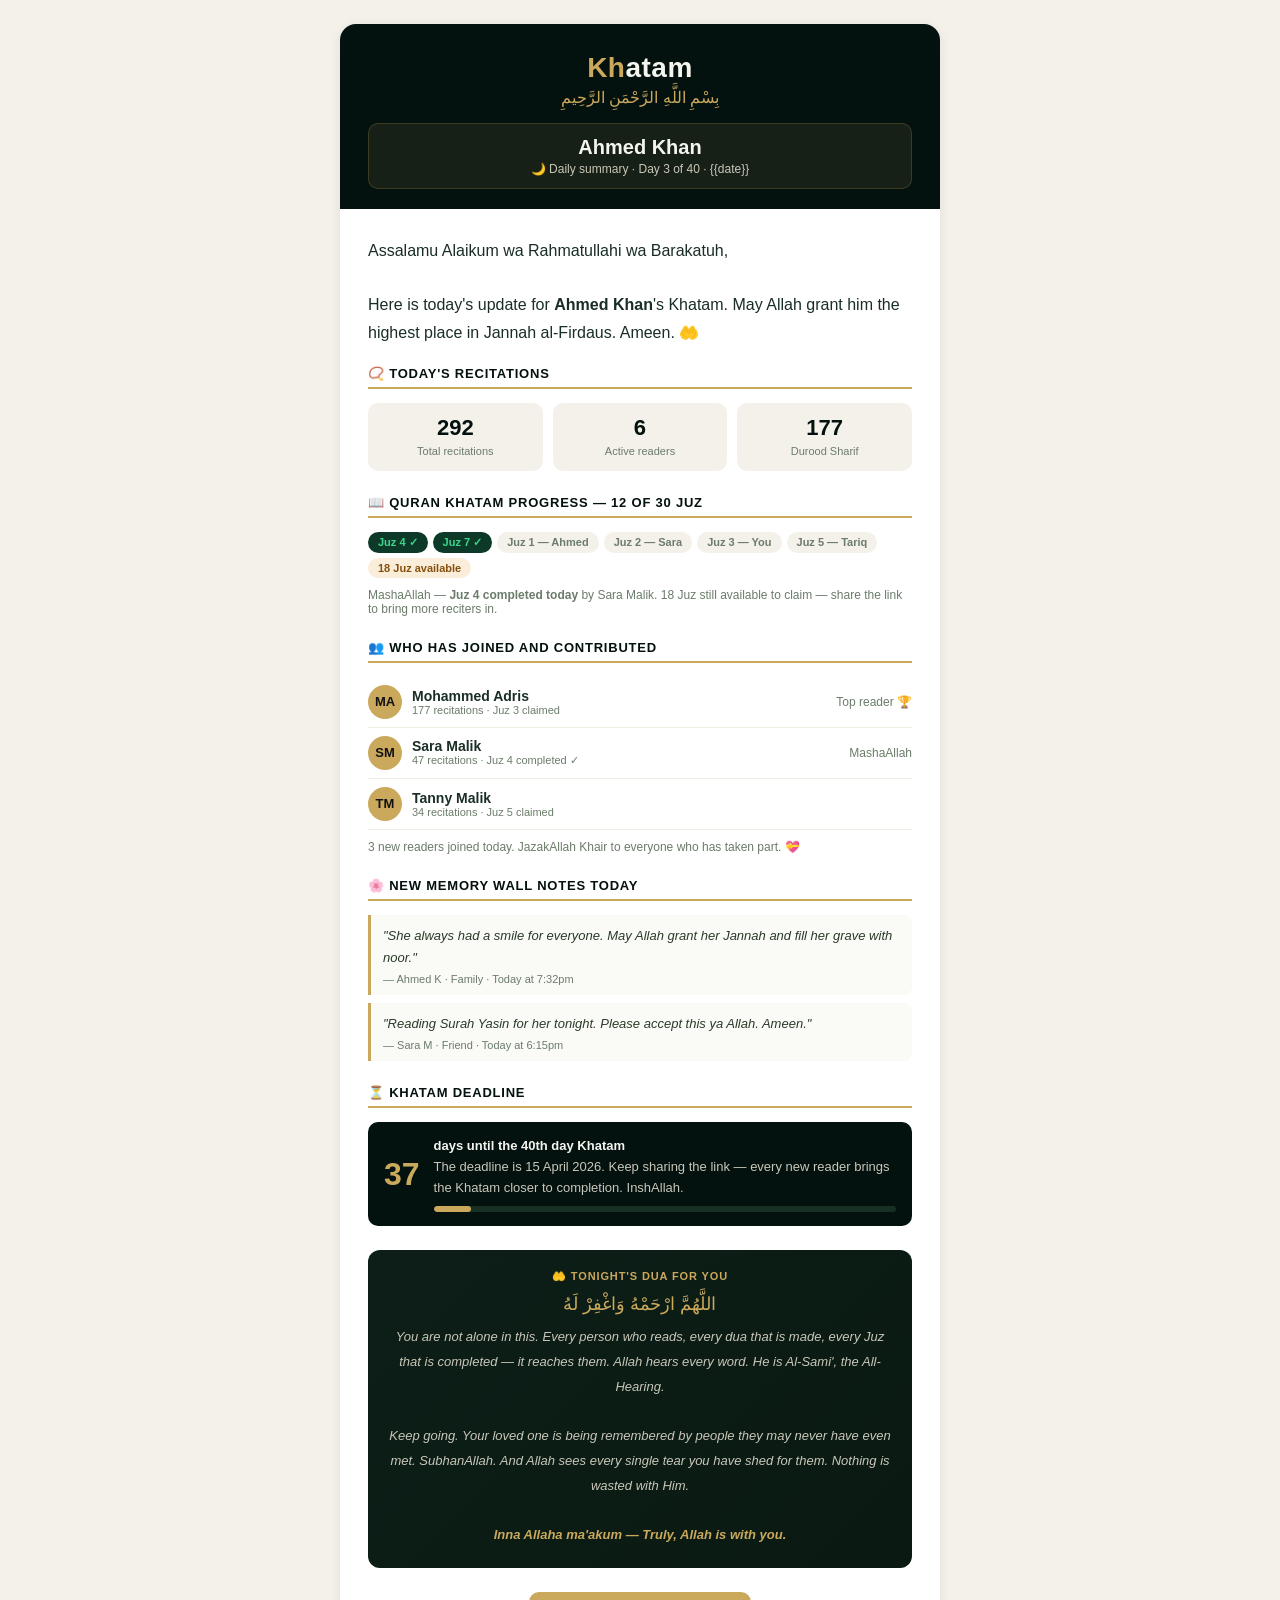
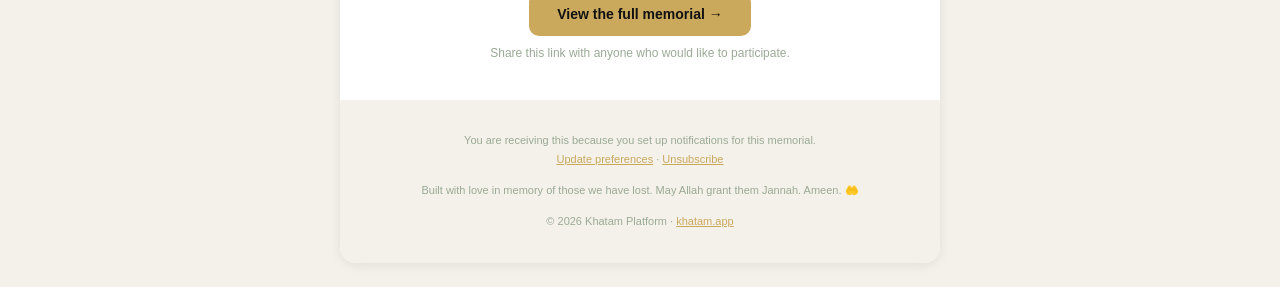
<file: Email summary template.html>
<!DOCTYPE html>
<html lang="en">
<head>
  <meta charset="UTF-8"/>
  <meta name="viewport" content="width=device-width,initial-scale=1.0"/>
  <title>Khatam Summary Email</title>
  <style>
    body{margin:0;padding:0;background:#f4f1ea;font-family:Arial,Helvetica,sans-serif;}
    .wrapper{max-width:600px;margin:0 auto;padding:24px 16px;}
    .card{background:#ffffff;border-radius:16px;overflow:hidden;box-shadow:0 2px 12px rgba(0,0,0,.08);}

    /* header */
    .header{background:#03110f;padding:28px 28px 20px;text-align:center;}
    .header-logo{font-size:28px;font-weight:bold;color:#caa85c;letter-spacing:.5px;margin-bottom:4px;}
    .header-logo span{color:#f5f5f0;}
    .header-bismillah{font-size:16px;color:#caa85c;margin:0;}
    .header-memorial{margin-top:16px;padding:12px 16px;background:rgba(202,168,92,.1);border:1px solid rgba(202,168,92,.2);border-radius:10px;}
    .header-memorial-name{font-size:20px;font-weight:bold;color:#f5f5f0;}
    .header-memorial-meta{font-size:12px;color:#c9c7b9;margin-top:3px;}

    /* body */
    .body{padding:28px;}
    .greeting{font-size:16px;color:#1a2e25;line-height:1.7;margin:0 0 20px;}

    /* stat section */
    .section{margin-bottom:24px;}
    .section-title{font-size:13px;font-weight:bold;color:#03110f;text-transform:uppercase;letter-spacing:.06em;border-bottom:2px solid #caa85c;padding-bottom:6px;margin-bottom:14px;}
    .stat-grid{display:grid;grid-template-columns:repeat(3,1fr);gap:10px;}
    .stat-box{background:#f4f1ea;border-radius:10px;padding:12px;text-align:center;}
    .stat-val{font-size:22px;font-weight:bold;color:#03110f;display:block;}
    .stat-lbl{font-size:11px;color:#6b7c6a;margin-top:2px;}

    /* juz row */
    .juz-row{display:flex;flex-wrap:wrap;gap:5px;margin-top:8px;}
    .juz-pill{display:inline-block;padding:4px 10px;border-radius:999px;font-size:11px;font-weight:bold;}
    .juz-done{background:#0d3a28;color:#3dd68c;}
    .juz-claimed{background:#f4f1ea;color:#6b7c6a;}
    .juz-free{background:#faeeda;color:#854f0b;}

    /* contributor row */
    .contrib-row{display:flex;align-items:center;gap:10px;padding:8px 0;border-bottom:1px solid #f0ece3;}
    .contrib-row:last-child{border-bottom:none;}
    .contrib-avatar{width:34px;height:34px;border-radius:50%;background:#caa85c;color:#111;display:flex;align-items:center;justify-content:center;font-size:13px;font-weight:bold;flex-shrink:0;}
    .contrib-name{font-size:14px;font-weight:bold;color:#1a2e25;}
    .contrib-count{font-size:12px;color:#6b7c6a;margin-left:auto;}

    /* memory note */
    .note-card{border-left:3px solid #caa85c;padding:10px 12px;background:#fafaf7;border-radius:0 8px 8px 0;margin-bottom:8px;}
    .note-text{font-size:13px;color:#2a3a28;font-style:italic;line-height:1.7;}
    .note-author{font-size:11px;color:#6b7c6a;margin-top:4px;}

    /* deadline bar */
    .deadline-box{background:#03110f;border-radius:10px;padding:14px 16px;display:flex;align-items:center;gap:14px;}
    .deadline-num{font-size:32px;font-weight:bold;color:#caa85c;flex-shrink:0;}
    .deadline-text{color:#c9c7b9;font-size:13px;line-height:1.6;}
    .deadline-bar{height:6px;background:#173026;border-radius:999px;margin-top:8px;overflow:hidden;}
    .deadline-fill{height:100%;border-radius:999px;background:#caa85c;}

    /* dua box */
    .dua-box{background:linear-gradient(135deg,#0d1e18,#0a1a12);border-radius:12px;padding:20px;text-align:center;}
    .dua-label{font-size:11px;color:#caa85c;font-weight:bold;text-transform:uppercase;letter-spacing:.08em;margin-bottom:10px;}
    .dua-arabic{font-size:18px;color:#caa85c;margin-bottom:10px;direction:rtl;}
    .dua-text{font-size:13px;color:#c9c7b9;line-height:1.9;font-style:italic;}

    /* cta */
    .cta-wrap{text-align:center;margin:24px 0 8px;}
    .cta-btn{display:inline-block;background:#caa85c;color:#111;font-weight:bold;font-size:14px;padding:14px 28px;border-radius:10px;text-decoration:none;}

    /* footer */
    .footer{background:#f4f1ea;padding:20px;text-align:center;font-size:11px;color:#9aaa96;line-height:1.8;}
    .footer a{color:#caa85c;}
  </style>
</head>
<body>
<div class="wrapper">
  <div class="card">

    <!-- Header -->
    <div class="header">
      <div class="header-logo">Kh<span>atam</span></div>
      <div class="header-bismillah">بِسْمِ اللَّهِ الرَّحْمَنِ الرَّحِيمِ</div>
      <div class="header-memorial">
        <div class="header-memorial-name">Ahmed Khan</div>
        <div class="header-memorial-meta">🌙 Daily summary · Day 3 of 40 · {{date}}</div>
      </div>
    </div>

    <!-- Body -->
    <div class="body">

      <p class="greeting">
        Assalamu Alaikum wa Rahmatullahi wa Barakatuh,<br><br>
        Here is today's update for <strong>Ahmed Khan</strong>'s Khatam.
        May Allah grant him the highest place in Jannah al-Firdaus. Ameen. 🤲
      </p>

      <!-- Recitation stats -->
      <div class="section">
        <div class="section-title">📿 Today's recitations</div>
        <div class="stat-grid">
          <div class="stat-box"><span class="stat-val">292</span><span class="stat-lbl">Total recitations</span></div>
          <div class="stat-box"><span class="stat-val">6</span><span class="stat-lbl">Active readers</span></div>
          <div class="stat-box"><span class="stat-val">177</span><span class="stat-lbl">Durood Sharif</span></div>
        </div>
      </div>

      <!-- Juz progress -->
      <div class="section">
        <div class="section-title">📖 Quran Khatam progress — 12 of 30 Juz</div>
        <div class="juz-row">
          <span class="juz-pill juz-done">Juz 4 ✓</span>
          <span class="juz-pill juz-done">Juz 7 ✓</span>
          <span class="juz-pill juz-claimed">Juz 1 — Ahmed</span>
          <span class="juz-pill juz-claimed">Juz 2 — Sara</span>
          <span class="juz-pill juz-claimed">Juz 3 — You</span>
          <span class="juz-pill juz-claimed">Juz 5 — Tariq</span>
          <span class="juz-pill juz-free">18 Juz available</span>
        </div>
        <p style="font-size:12px;color:#6b7c6a;margin:10px 0 0;">
          MashaAllah — <strong>Juz 4 completed today</strong> by Sara Malik. 
          18 Juz still available to claim — share the link to bring more reciters in.
        </p>
      </div>

      <!-- Contributors -->
      <div class="section">
        <div class="section-title">👥 Who has joined and contributed</div>
        <div class="contrib-row">
          <div class="contrib-avatar">MA</div>
          <div><div class="contrib-name">Mohammed Adris</div><div style="font-size:11px;color:#6b7c6a;">177 recitations · Juz 3 claimed</div></div>
          <div class="contrib-count">Top reader 🏆</div>
        </div>
        <div class="contrib-row">
          <div class="contrib-avatar">SM</div>
          <div><div class="contrib-name">Sara Malik</div><div style="font-size:11px;color:#6b7c6a;">47 recitations · Juz 4 completed ✓</div></div>
          <div class="contrib-count">MashaAllah</div>
        </div>
        <div class="contrib-row">
          <div class="contrib-avatar">TM</div>
          <div><div class="contrib-name">Tanny Malik</div><div style="font-size:11px;color:#6b7c6a;">34 recitations · Juz 5 claimed</div></div>
        </div>
        <p style="font-size:12px;color:#6b7c6a;margin:10px 0 0;">3 new readers joined today. JazakAllah Khair to everyone who has taken part. 💝</p>
      </div>

      <!-- Memory notes -->
      <div class="section">
        <div class="section-title">🌸 New memory wall notes today</div>
        <div class="note-card">
          <div class="note-text">"She always had a smile for everyone. May Allah grant her Jannah and fill her grave with noor."</div>
          <div class="note-author">— Ahmed K · Family · Today at 7:32pm</div>
        </div>
        <div class="note-card">
          <div class="note-text">"Reading Surah Yasin for her tonight. Please accept this ya Allah. Ameen."</div>
          <div class="note-author">— Sara M · Friend · Today at 6:15pm</div>
        </div>
      </div>

      <!-- Deadline -->
      <div class="section">
        <div class="section-title">⏳ Khatam deadline</div>
        <div class="deadline-box">
          <div class="deadline-num">37</div>
          <div>
            <div class="deadline-text" style="color:#f5f5f0;font-weight:bold;">days until the 40th day Khatam</div>
            <div class="deadline-text">The deadline is 15 April 2026. Keep sharing the link — every new reader brings the Khatam closer to completion. InshAllah.</div>
            <div class="deadline-bar"><div class="deadline-fill" style="width:8%;"></div></div>
          </div>
        </div>
      </div>

      <!-- Dua -->
      <div class="section">
        <div class="dua-box">
          <div class="dua-label">🤲 Tonight's dua for you</div>
          <div class="dua-arabic">اللَّهُمَّ ارْحَمْهُ وَاغْفِرْ لَهُ</div>
          <div class="dua-text">
            You are not alone in this. Every person who reads, every dua that is made, every Juz that is completed — it reaches them. Allah hears every word. He is Al-Sami', the All-Hearing.<br><br>
            Keep going. Your loved one is being remembered by people they may never have even met. SubhanAllah. And Allah sees every single tear you have shed for them. Nothing is wasted with Him.<br><br>
            <strong style="color:#caa85c;">Inna Allaha ma'akum — Truly, Allah is with you.</strong>
          </div>
        </div>
      </div>

      <!-- CTA -->
      <div class="cta-wrap">
        <a href="https://dyno786.github.io/Memorial-Recitation/recite.html?slug=ahmed-khan" class="cta-btn">View the full memorial →</a>
        <p style="font-size:12px;color:#9aaa96;margin-top:10px;">Share this link with anyone who would like to participate.</p>
      </div>

    </div>

    <!-- Footer -->
    <div class="footer">
      <p>You are receiving this because you set up notifications for this memorial.<br>
      <a href="#">Update preferences</a> · <a href="#">Unsubscribe</a></p>
      <p style="margin-top:8px;">Built with love in memory of those we have lost. May Allah grant them Jannah. Ameen. 🤲</p>
      <p style="margin-top:6px;">© 2026 Khatam Platform · <a href="#">khatam.app</a></p>
    </div>

  </div>
</div>
</body>
</html>
</file>
